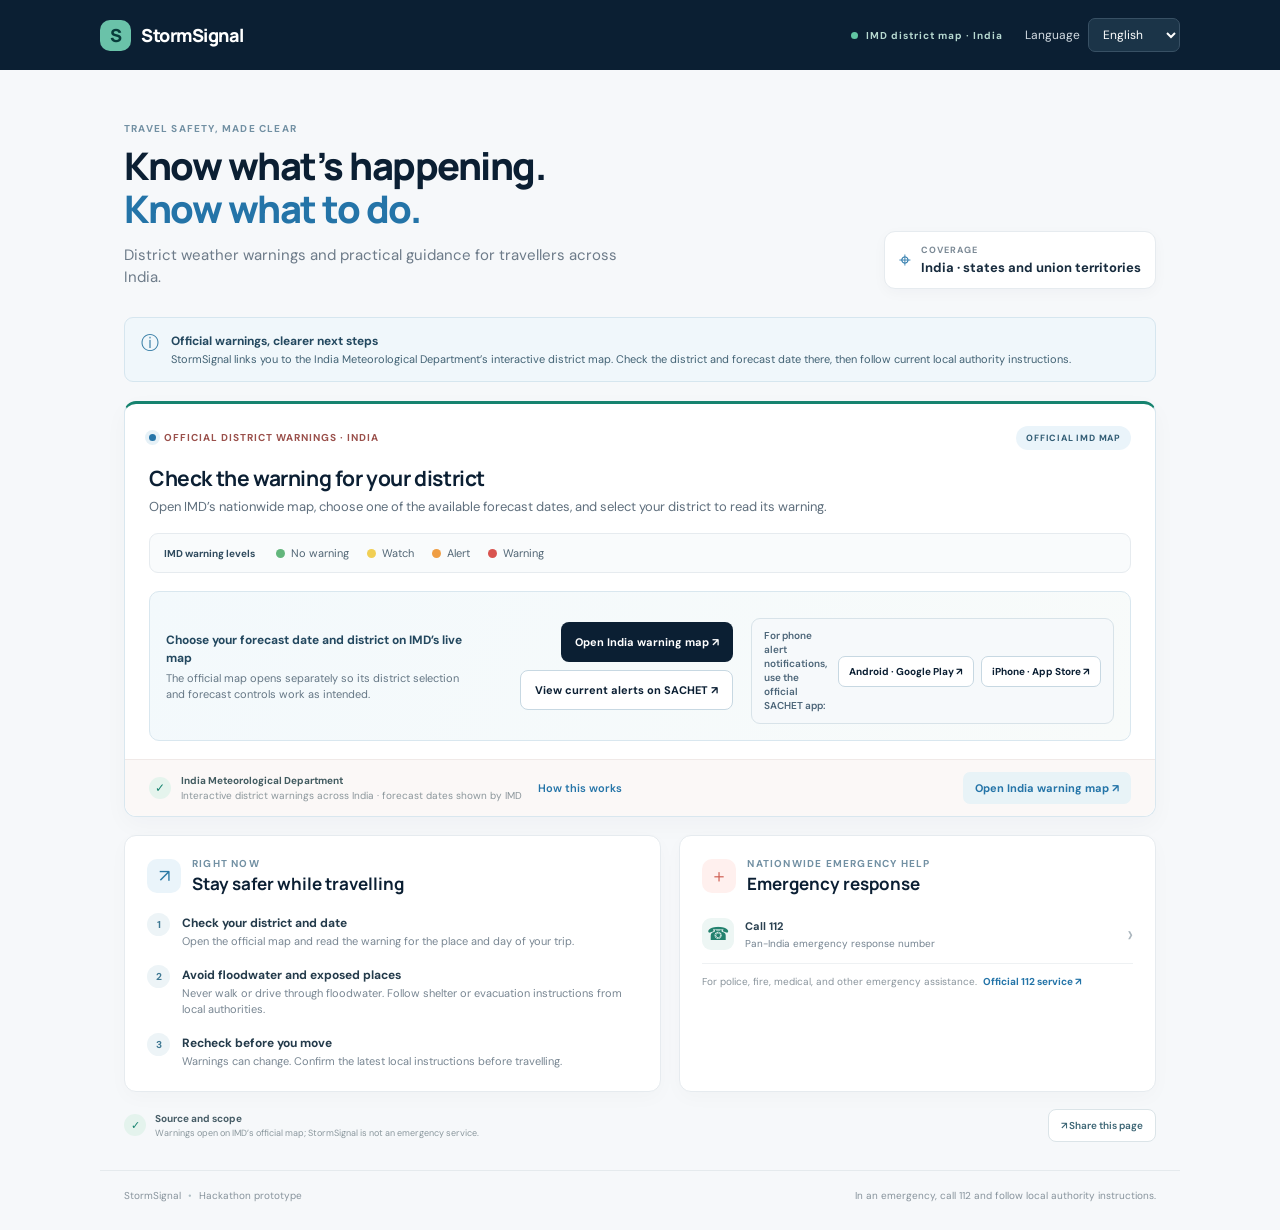
<file: index.html>
<!doctype html>
<html lang="en-IN">
<head>
  <meta charset="utf-8" />
  <meta name="viewport" content="width=device-width, initial-scale=1" />
  <meta name="theme-color" content="#0b1f33" />
  <meta name="description" content="India-wide district weather warnings from IMD, with practical travel safety guidance in 18 languages." />
  <link rel="manifest" href="manifest.webmanifest" />
  <link rel="icon" href="icons/icon-192.png" type="image/png" />
  <title>StormSignal — India travel safety</title>
  <link rel="stylesheet" href="styles.css?v=10" />
</head>
<body>
  <header class="topbar">
    <a class="brand" href="#top" aria-label="StormSignal home"><span class="brand-mark">S</span><span>StormSignal</span></a>
    <div class="top-actions"><span class="demo-badge"><i></i><span data-i18n="status">IMD district map · India</span></span><button class="install-button" id="installApp" data-i18n="installApp" hidden>Install app</button><label class="language"><span data-i18n="languageLabel">Language</span> <select id="language" data-i18n-aria="languageLabel" aria-label="Choose language">
      <option value="en">English</option><option value="hi">हिन्दी</option><option value="bn">বাংলা</option><option value="te">తెలుగు</option><option value="mr">मराठी</option><option value="ta">தமிழ்</option><option value="gu">ગુજરાતી</option><option value="kn">ಕನ್ನಡ</option><option value="ml">മലയാളം</option><option value="pa">ਪੰਜਾਬੀ</option><option value="or">ଓଡ଼ିଆ</option><option value="as">অসমীয়া</option><option value="ur">اردو</option><option value="fr">Français</option><option value="es">Español</option><option value="de">Deutsch</option><option value="zh">简体中文</option><option value="ja">日本語</option>
    </select></label></div>
  </header>
  <main id="top">
    <section class="welcome">
      <div><p class="eyebrow" data-i18n="eyebrow">TRAVEL SAFETY, MADE CLEAR</p><h1 data-i18n="title">Know what’s happening.<br><em>Know what to do.</em></h1><p class="intro" data-i18n="intro">District weather warnings and practical guidance for travellers across India.</p></div>
      <div class="location-pill"><span class="pin">⌖</span><div><small data-i18n="coverageLabel">COVERAGE</small><strong data-i18n="coverage">India · states and union territories</strong></div></div>
    </section>

    <section class="notice" role="note"><span class="notice-icon">ⓘ</span><div><strong data-i18n="noticeTitle">Official warnings, clearer next steps</strong><p data-i18n="noticeText">StormSignal links you to the India Meteorological Department’s interactive district map. Check the district and forecast date there, then follow current local authority instructions.</p></div></section>

    <section class="alert-card national-card" aria-labelledby="alertTitle">
      <div class="alert-head"><div class="alert-label"><span class="pulse"></span><span data-i18n="alertLabel">OFFICIAL DISTRICT WARNINGS · INDIA</span></div><span class="severity" data-i18n="liveSourceTag">OFFICIAL IMD MAP</span></div>
      <h2 id="alertTitle" data-i18n="mapTitle">Check the warning for your district</h2>
      <p class="alert-summary" data-i18n="mapText">Open IMD’s nationwide map, choose one of the available forecast dates, and select your district to read its warning.</p>
      <div class="map-legend" data-i18n-aria="legendTitle" aria-label="Warning levels"><strong data-i18n="legendTitle">IMD warning levels</strong><span><i class="legend-dot none"></i><span data-i18n="noWarning">No warning</span></span><span><i class="legend-dot watch"></i><span data-i18n="watch">Watch</span></span><span><i class="legend-dot alert"></i><span data-i18n="alert">Alert</span></span><span><i class="legend-dot warning"></i><span data-i18n="warning">Warning</span></span></div>
      <div class="map-launch-panel"><div><strong data-i18n="mapLaunchTitle">Choose your forecast date and district on IMD’s live map</strong><p data-i18n="mapLaunchText">The official map opens separately so its district selection and forecast controls work as intended.</p></div><div class="map-launch-actions"><a class="map-launch" href="https://mausam.imd.gov.in/responsive/districtWiseWarningGIS.php" target="_blank" rel="noopener" data-i18n="openMap">Open India warning map ↗</a><a class="map-launch map-launch-secondary" href="https://sachet.ndma.gov.in/" target="_blank" rel="noopener noreferrer" data-i18n="openSachet">View current alerts on SACHET ↗</a></div><div class="sachet-app-prompt"><p data-i18n="sachetAppHint">For phone alert notifications, use the official SACHET app:</p><div class="sachet-store-links"><a href="https://play.google.com/store/apps/details?id=com.cdotindia.capsachet" target="_blank" rel="noopener noreferrer">Android · Google Play ↗</a><a href="https://apps.apple.com/in/app/sachet/id6443882278" target="_blank" rel="noopener noreferrer">iPhone · App Store ↗</a></div></div></div>
      <div class="source"><span class="source-icon">✓</span><div><strong data-i18n="sourceName">India Meteorological Department</strong><small data-i18n="sourceDetail">Interactive district warnings across India · forecast dates shown by IMD</small></div><button class="text-button" id="aboutButton" data-i18n="aboutLink">How this works</button><a class="text-button primary-link" href="https://mausam.imd.gov.in/responsive/districtWiseWarningGIS.php" target="_blank" rel="noopener" data-i18n="openMap">Open India warning map ↗</a></div>
    </section>

    <section class="guidance-grid">
      <article class="panel guidance"><div class="section-title"><span class="round-icon blue">↗</span><div><p class="eyebrow" data-i18n="rightNow">RIGHT NOW</p><h2 data-i18n="stepsTitle">Stay safer while travelling</h2></div></div>
        <ol class="steps"><li><span>1</span><div><strong data-i18n="step1Title">Check your district and date</strong><p data-i18n="step1Text">Open the official map and read the warning for the place and day of your trip.</p></div></li><li><span>2</span><div><strong data-i18n="step2Title">Avoid floodwater and exposed places</strong><p data-i18n="step2Text">Never walk or drive through floodwater. Follow shelter or evacuation instructions from local authorities.</p></div></li><li><span>3</span><div><strong data-i18n="step3Title">Recheck before you move</strong><p data-i18n="step3Text">Warnings can change. Confirm the latest local instructions before travelling.</p></div></li></ol>
      </article>
      <article class="panel help"><div class="section-title"><span class="round-icon coral">＋</span><div><p class="eyebrow" data-i18n="nearbyHelp">NATIONWIDE EMERGENCY HELP</p><h2 data-i18n="helpTitle">Emergency response</h2></div></div>
        <a class="contact-row" href="tel:112"><span class="place-icon">☎</span><span><strong data-i18n="emergencyNumber">Call 112</strong><small data-i18n="emergencyDetail">Pan-India emergency response number</small></span><span class="arrow">›</span></a>
        <div class="help-foot"><span data-i18n="helpNote">For police, fire, medical, and other emergency assistance.</span> <a href="https://112.gov.in/" target="_blank" rel="noopener" data-i18n="verifyNumbers">Official 112 service ↗</a></div>
      </article>
    </section>

    <section class="bottom-row"><div class="last-update"><span class="checkmark">✓</span><span><strong data-i18n="infoStatus">Source and scope</strong><small data-i18n="scopeText">Warnings open on IMD’s official map; StormSignal is not an emergency service.</small></span></div><button class="report-button" id="shareDemo">↗ <span data-i18n="shareDemo">Share this page</span></button></section>
  </main>
  <footer><span>StormSignal <span class="footer-dot">•</span> Hackathon prototype</span><span data-i18n="footer">In an emergency, call 112 and follow local authority instructions.</span></footer>
  <dialog id="dialog"><button class="close" aria-label="Close">×</button><p class="eyebrow" data-i18n="aboutLabel">ABOUT THIS SERVICE</p><h2 id="dialogTitle" data-i18n="aboutTitle">Clear information. Clear source.</h2><p id="dialogBody" data-i18n="aboutBody">StormSignal covers India by opening IMD’s public district-wise warning map. The map provides the official warning and forecast date for the district selected there. This prototype does not provide automatic location tracking, street-level conditions, shelters, evacuation routes, or rescue dispatch.</p><button class="primary close-action" data-i18n="gotIt">Got it</button></dialog>
  <script src="app.js?v=12"></script>
</body>
</html>
</file>
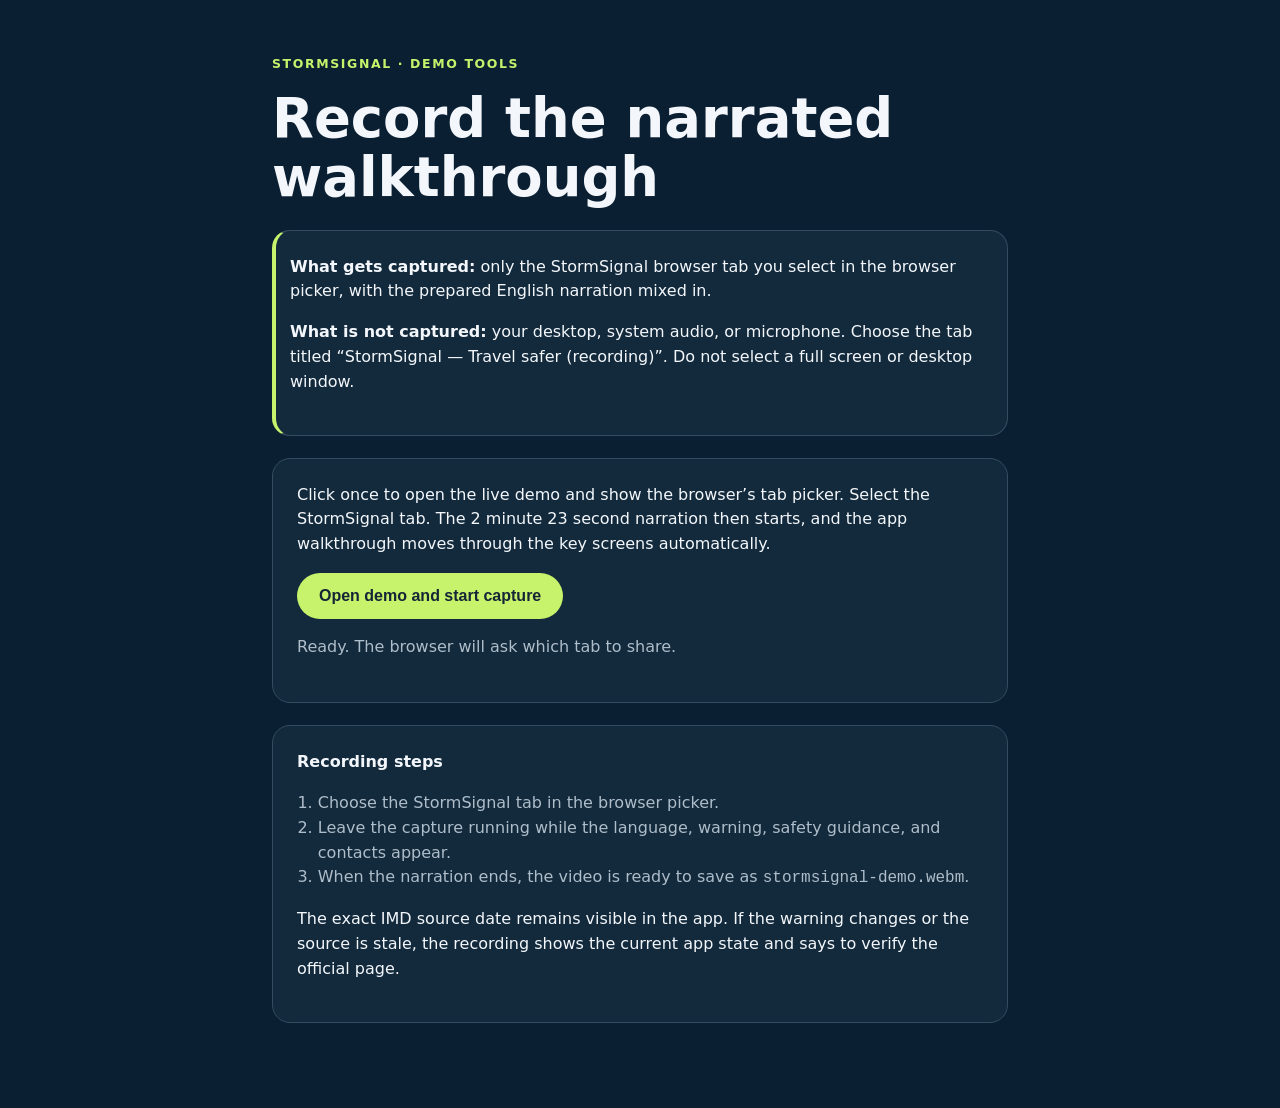
<file: demo/recorder.html>
<!doctype html>
<html lang="en">
<head>
  <meta charset="utf-8">
  <meta name="viewport" content="width=device-width, initial-scale=1">
  <meta name="theme-color" content="#0b1f33">
  <title>StormSignal walkthrough recorder</title>
  <style>
    :root{color-scheme:dark;--ink:#f3f7fb;--muted:#aebdca;--line:#354b5f;--accent:#c6f36b;--panel:#132a3c}
    *{box-sizing:border-box}body{margin:0;background:#0b1f33;color:var(--ink);font:16px/1.55 system-ui,-apple-system,"Segoe UI",sans-serif}
    main{max-width:780px;margin:0 auto;padding:42px 22px 64px}a{color:var(--accent)}h1{font-size:clamp(2rem,5vw,3.4rem);line-height:1.08;margin:.3em 0}.eyebrow{color:var(--accent);font-size:.78rem;font-weight:750;letter-spacing:.13em;text-transform:uppercase}
    .panel{background:var(--panel);border:1px solid var(--line);border-radius:18px;padding:24px;margin:22px 0}.panel p:first-child{margin-top:0}.notice{border-left:4px solid var(--accent);padding-left:14px}.button{border:0;border-radius:999px;padding:14px 22px;background:var(--accent);color:#142536;font-size:1rem;font-weight:750;cursor:pointer}.button:disabled{opacity:.55;cursor:wait}.status{color:var(--muted);min-height:1.7em}.preview{width:100%;margin-top:22px;border:1px solid var(--line);border-radius:14px;background:#000}.steps{padding-left:1.3rem;color:var(--muted)}.steps strong{color:var(--ink)}
    .visually-hidden{position:absolute;width:1px;height:1px;overflow:hidden;clip:rect(0,0,0,0);white-space:nowrap}
  </style>
</head>
<body>
  <main>
    <p class="eyebrow">StormSignal · demo tools</p>
    <h1>Record the narrated walkthrough</h1>
    <section class="panel notice" aria-label="Capture scope">
      <p><strong>What gets captured:</strong> only the StormSignal browser tab you select in the browser picker, with the prepared English narration mixed in.</p>
      <p><strong>What is not captured:</strong> your desktop, system audio, or microphone. Choose the tab titled “StormSignal — Travel safer (recording)”. Do not select a full screen or desktop window.</p>
    </section>
    <section class="panel">
      <p>Click once to open the live demo and show the browser’s tab picker. Select the StormSignal tab. The 2 minute 23 second narration then starts, and the app walkthrough moves through the key screens automatically.</p>
      <button class="button" id="start">Open demo and start capture</button>
      <p class="status" id="status" role="status" aria-live="polite">Ready. The browser will ask which tab to share.</p>
      <video class="preview" id="preview" controls playsinline hidden></video>
      <a id="download" class="visually-hidden" download="stormsignal-demo.webm">Download walkthrough</a>
    </section>
    <section class="panel">
      <p><strong>Recording steps</strong></p>
      <ol class="steps">
        <li>Choose the StormSignal tab in the browser picker.</li>
        <li>Leave the capture running while the language, warning, safety guidance, and contacts appear.</li>
        <li>When the narration ends, the video is ready to save as <code>stormsignal-demo.webm</code>.</li>
      </ol>
      <p>The exact IMD source date remains visible in the app. If the warning changes or the source is stale, the recording shows the current app state and says to verify the official page.</p>
    </section>
  </main>
  <audio id="narration" preload="auto" src="stormsignal-narration-16k.mp3"></audio>
  <script>
    const button=document.querySelector('#start');
    const status=document.querySelector('#status');
    const audio=document.querySelector('#narration');
    const preview=document.querySelector('#preview');
    const download=document.querySelector('#download');
    const appUrl=new URL('../',location.href).href;
    const wait=ms=>new Promise(resolve=>setTimeout(resolve,ms));
    const state=(message)=>{status.textContent=message};

    async function record(){
      button.disabled=true;
      let demo;
      let screen;
      try{
        demo=window.open(appUrl,'stormsignal-walkthrough-live-demo');
        if(!demo) throw new Error('The browser blocked the demo tab. Allow this recorder tab to open StormSignal, then try again.');
        const titleTimer=setInterval(()=>{try{if(demo.document?.readyState==='complete'){demo.document.title='StormSignal — Travel safer (recording)';clearInterval(titleTimer)}}catch{}},250);
        screen=await navigator.mediaDevices.getDisplayMedia({
          video:{displaySurface:'browser',frameRate:{ideal:24,max:30}},audio:false,
          selfBrowserSurface:'exclude',systemAudio:'exclude',monitorTypeSurfaces:'exclude',surfaceSwitching:'exclude'
        });
        const videoTrack=screen.getVideoTracks()[0];
        const surface=videoTrack?.getSettings?.().displaySurface;
        if(surface&&surface!=='browser'){
          screen.getTracks().forEach(t=>t.stop());
          throw new Error('Please choose the StormSignal browser tab, not a window or full screen.');
        }
        state('Recording the selected browser tab with the prepared narration.');
        const audioStream=audio.captureStream();
        const stream=new MediaStream([...screen.getVideoTracks(),...audioStream.getAudioTracks()]);
        const mime=MediaRecorder.isTypeSupported('video/webm;codecs=vp8,opus')?'video/webm;codecs=vp8,opus':'video/webm';
        const recorder=new MediaRecorder(stream,{mimeType:mime,videoBitsPerSecond:2200000,audioBitsPerSecond:96000});
        const chunks=[];
        recorder.ondataavailable=e=>{if(e.data.size)chunks.push(e.data)};
        recorder.onerror=e=>state('The browser could not record this tab: '+(e.error?.message||'unknown error'));
        recorder.onstop=()=>{
          const blob=new Blob(chunks,{type:'video/webm'});
          const url=URL.createObjectURL(blob);
          download.href=url;
          download.click();
          preview.src=url;preview.hidden=false;
          state(`Recording ready (${(blob.size/1024/1024).toFixed(1)} MB). Save stormsignal-demo.webm.`);
          button.disabled=false;button.textContent='Record again';
          screen.getTracks().forEach(t=>t.stop());audioStream.getTracks().forEach(t=>t.stop());
        };
        recorder.start(1000);
        await audio.play();
        const action=async(fn)=>{try{if(demo&&!demo.closed&&demo.document?.readyState==='complete')fn(demo.document)}catch{}};
        const at=async(ms,fn)=>{await wait(ms);await action(fn)};
        const scrollTo=(selector)=>{const el=demo.document.querySelector(selector);el?.scrollIntoView({behavior:'smooth',block:'center'})};
        at(15500,()=>{demo.document.querySelector('#language')?.dispatchEvent(new Event('focus'));const el=demo.document.querySelector('#language');if(el){el.value='ta';el.dispatchEvent(new Event('change',{bubbles:true}))}});
        at(20500,()=>{const el=demo.document.querySelector('#language');if(el){el.value='hi';el.dispatchEvent(new Event('change',{bubbles:true}))}});
        at(25500,()=>{const el=demo.document.querySelector('#language');if(el){el.value='en';el.dispatchEvent(new Event('change',{bubbles:true}))}});
        at(31000,()=>scrollTo('.alert-card'));
        at(53000,()=>demo.document.querySelector('#sourceInfo')?.click());
        at(65000,()=>demo.document.querySelector('#dialog .close')?.click());
        at(66000,()=>scrollTo('.alert-card'));
        at(81000,()=>scrollTo('.guidance'));
        at(100000,()=>scrollTo('.bottom-row'));
        at(113000,()=>scrollTo('.help'));
        at(131000,()=>scrollTo('#top'));
        audio.onended=()=>{state('Narration finished. Finalizing your walkthrough video.');recorder.stop()};
      }catch(error){
        state(error?.message||'Capture could not start. Close this picker and try again.');
        button.disabled=false;
        screen?.getTracks().forEach(t=>t.stop());
        if(demo&&!demo.closed)demo.close();
      }
    }
    button.addEventListener('click',record);
  </script>
</body>
</html>
</file>
<file: styles.css>
@import url('https://fonts.googleapis.com/css2?family=DM+Sans:wght@400;500;600;700&family=Manrope:wght@400;500;600;700;800&display=swap');

:root {
  --navy:#0b1f33;
  --ink:#172b3d;
  --muted:#6d7b89;
  --line:#e6ebef;
  --paper:#f6f8fa;
  --blue:#2474a8;
  --pale:#eaf4fa;
  --red:#c64c46;
  --coral:#fff1ef;
  --green:#16836f
}
* {
  box-sizing:border-box
}
body {
  margin:0;
  background:var(--paper);
  color:var(--ink);
  font-family:'DM Sans',sans-serif;
  font-size:14px
}
.topbar {
  height:70px;
  background:var(--navy);
  color:#fff;
  display:flex;
  align-items:center;
  justify-content:space-between;
  padding:0 max(calc((100% - 1080px)/2),24px)
}
.brand {
  display:flex;
  align-items:center;
  gap:10px;
  color:white;
  text-decoration:none;
  font:800 18px Manrope,sans-serif;
  letter-spacing:-.5px
}
.brand-mark {
  width:31px;
  height:31px;
  display:grid;
  place-items:center;
  border-radius:10px;
  background:#6ac2a9;
  color:#083b3b;
  font-weight:800
}
.top-actions {
  display:flex;
  align-items:center;
  gap:22px
}
.demo-badge {
  display:flex;
  align-items:center;
  gap:8px;
  color:#b7d9d1;
  font-size:10px;
  font-weight:700;
  letter-spacing:1px
}
.demo-badge i,.pulse {
  width:7px;
  height:7px;
  background:#61c5a3;
  border-radius:50%;
  display:inline-block
}
.language {
  display:flex;
  gap:8px;
  align-items:center;
  font-size:12px;
  color:#d4dce3
}
.language select {
  background:#1b3448;
  color:#fff;
  border:1px solid #385064;
  padding:7px 10px;
  border-radius:7px;
  font:inherit
}
.install-button {
  padding:7px 10px;
  border:1px solid #69b9a4;
  border-radius:7px;
  background:#6ac2a9;
  color:#083b3b;
  font:700 11px 'DM Sans',sans-serif;
  cursor:pointer
}
.install-button[hidden] {display:none}
.main,main {
  max-width:1080px;
  margin:auto;
  padding:52px 24px 24px
}
.welcome {
  display:flex;
  align-items:flex-end;
  justify-content:space-between;
  gap:24px;
  margin-bottom:28px
}
.eyebrow {
  font-size:10px;
  font-weight:700;
  letter-spacing:1.2px;
  color:#7290a3;
  margin:0 0 9px
}
.welcome h1 {
  font:800 38px/1.14 Manrope,sans-serif;
  letter-spacing:-1.5px;
  margin:0;
  color:var(--navy)
}
h1 em {
  font-style:normal;
  color:var(--blue)
}
.intro {
  font-size:15px;
  color:var(--muted);
  margin:13px 0 0;
  max-width:510px;
  line-height:1.5
}
.location-pill {
  background:white;
  border:1px solid var(--line);
  border-radius:11px;
  padding:12px 14px;
  display:flex;
  align-items:center;
  gap:10px;
  min-width:250px;
  box-shadow:0 4px 14px #11283a08
}
.pin {
  font-size:21px;
  color:var(--blue)
}
.location-pill small {
  display:block;
  font-size:9px;
  color:#7b8995;
  letter-spacing:1px;
  font-weight:700
}
.location-pill strong {
  display:block;
  font-size:13px;
  margin-top:3px
}
.location-pill button {
  margin-left:auto;
  border:0;
  background:none;
  color:var(--blue);
  font-weight:700;
  font:inherit;
  font-size:11px;
  cursor:pointer
}
.notice {
  display:flex;
  gap:12px;
  padding:13px 16px;
  border:1px solid #d6e6ef;
  background:#f0f7fb;
  border-radius:9px;
  margin-bottom:19px;
  color:#426274
}
.notice-icon {
  color:#367da5;
  font-size:18px
}
.notice strong {
  font-size:12px;
  color:#23485f
}
.notice p {
  font-size:11px;
  line-height:1.45;
  margin:3px 0 0
}
.alert-card {
  background:#fff;
  border:1px solid #d9e7ef;
  border-top:3px solid var(--blue);
  border-radius:12px;
  padding:22px 24px 0;
  box-shadow:0 8px 24px #11283a08
}
.alert-card.is-clear {
  border-color:#d7e9e1;
  border-top-color:var(--green)
}
.alert-card.is-stale {
  border-color:#e4e8eb;
  border-top-color:#7b8791
}
.alert-head {
  display:flex;
  align-items:center;
  justify-content:space-between
}
.alert-label {
  display:flex;
  align-items:center;
  gap:8px;
  font-size:10px;
  font-weight:700;
  letter-spacing:1px;
  color:#9a504b
}
.pulse {
  background:var(--blue);
  box-shadow:0 0 0 4px #e6f1f7
}
.severity {
  font-size:9px;
  letter-spacing:.8px;
  color:#315c74;
  background:#eaf4fa;
  border-radius:20px;
  padding:6px 10px;
  font-weight:700
}
.is-clear .severity {
  color:#176e5e;
  background:#e5f4ed
}
.is-stale .severity {
  color:#58656f;
  background:#eef1f3
}
.alert-card h2 {
  font:700 21px Manrope,sans-serif;
  color:var(--navy);
  margin:14px 0 5px;
  letter-spacing:-.4px
}
.alert-summary {
  font-size:13px;
  color:#5f6f7d;
  margin:0;
  line-height:1.5
}
.alert-meta {
  display:flex;
  gap:27px;
  margin:17px 0 18px;
  color:#6e8090;
  font-size:11px
}
.alert-meta b {
  font-weight:600;
  color:#435768;
  margin-left:4px
}
.source {
  margin:0 -24px;
  padding:12px 24px;
  background:#fbf8f7;
  border-top:1px solid #f0e9e7;
  display:flex;
  align-items:center;
  gap:10px;
  border-radius:0 0 12px 12px
}
.source-wording {
  display:grid;
  gap:4px;
  margin:15px 0 0;
  padding:10px 12px;
  border:1px solid var(--line);
  border-radius:8px;
  background:#f9fbfc;
  color:#425768;
  font-size:11px;
  line-height:1.45
}
.source-wording strong {
  color:#567080;
  font-size:9px;
  letter-spacing:.7px;
  text-transform:uppercase
}
.source-wording span {
  overflow-wrap:anywhere
}
.source-icon {
  width:22px;
  height:22px;
  background:#e5f4ed;
  color:var(--green);
  border-radius:50%;
  display:grid;
  place-items:center;
  font-size:12px
}
.source strong,.source small {
  display:block
}
.source strong {
  font-size:10px;
  color:#425b60
}
.source small {
  font-size:10px;
  color:#8b969b;
  margin-top:2px
}
.text-button {
  margin-left:auto;
  color:var(--blue);
  background:none;
  border:0;
  font:600 11px 'DM Sans';
  cursor:pointer
}
.guidance-grid {
  display:grid;
  grid-template-columns:1.06fr .94fr;
  gap:18px;
  margin-top:18px
}
.panel {
  background:#fff;
  border:1px solid var(--line);
  border-radius:12px;
  padding:21px 22px;
  box-shadow:0 6px 20px #11283a06
}
.section-title {
  display:flex;
  align-items:center;
  gap:11px;
  margin-bottom:18px
}
.section-title .eyebrow {
  margin-bottom:2px
}
.section-title h2 {
  font:700 17px Manrope,sans-serif;
  color:var(--navy);
  margin:0
}
.round-icon {
  width:34px;
  height:34px;
  border-radius:10px;
  display:grid;
  place-items:center;
  font-size:18px
}
.blue {
  color:#2978a4;
  background:#eaf4fa
}
.coral {
  color:#ce5c50;
  background:#fff0ee
}
.steps {
  list-style:none;
  margin:0;
  padding:0
}
.steps li {
  display:flex;
  gap:12px;
  margin:0 0 15px
}
.steps li:last-child {
  margin-bottom:0
}
.steps li>span {
  width:23px;
  height:23px;
  border-radius:50%;
  display:grid;
  place-items:center;
  background:#edf4f7;
  color:#3e7893;
  font-size:10px;
  font-weight:700;
  flex:none
}
.steps strong {
  font-size:12px;
  color:#243b4b
}
.steps p {
  font-size:11px;
  line-height:1.45;
  color:#788692;
  margin:3px 0 0
}
.help .section-title {
  margin-bottom:10px
}
.help .section-title .text-button {
  font-size:10px
}
.place {
  display:flex;
  align-items:center;
  gap:11px;
  padding:12px 0;
  border-bottom:1px solid #eef1f3
}
.place-icon {
  width:32px;
  height:32px;
  display:grid;
  place-items:center;
  border-radius:9px;
  background:#edf6f4;
  color:#23816e;
  font-size:18px;
  flex:none
}
.place strong {
  font-size:11px;
  color:#2a4050
}
.place p {
  font-size:10px;
  color:#748390;
  margin:3px 0
}
.place small {
  font-size:9px;
  color:#a17b56
}
.arrow {
  margin-left:auto;
  font-size:23px;
  color:#aab5bd
}
.help-foot {
  font-size:10px;
  line-height:1.4;
  color:#89949c;
  margin-top:11px
}
.bottom-row {
  display:flex;
  align-items:center;
  justify-content:space-between;
  margin:17px 0 4px
}
.last-update {
  display:flex;
  gap:9px;
  align-items:center
}
.checkmark {
  height:22px;
  width:22px;
  border-radius:50%;
  display:grid;
  place-items:center;
  background:#e4f3ed;
  color:var(--green);
  font-size:11px
}
.last-update strong,.last-update small {
  display:block
}
.last-update strong {
  font-size:10px;
  color:#475d67
}
.last-update small {
  font-size:9px;
  color:#8a979d;
  margin-top:2px
}
.report-button {
  background:#fff;
  border:1px solid #dbe4e8;
  border-radius:8px;
  padding:9px 12px;
  color:#3c6574;
  font:600 10px 'DM Sans';
  cursor:pointer
}
footer {
  max-width:1080px;
  margin:auto;
  padding:18px 24px 28px;
  border-top:1px solid #e5eaed;
  display:flex;
  justify-content:space-between;
  color:#87939c;
  font-size:10px
}
.footer-dot {
  padding:0 4px;
  color:#b0c0c6
}
dialog {
  width:min(430px,calc(100% - 32px));
  border:0;
  border-radius:14px;
  padding:30px;
  box-shadow:0 25px 90px #08172755;
  color:var(--ink)
}
dialog::backdrop {
  background:#08172788
}
dialog h2 {
  font:700 20px Manrope;
  color:var(--navy);
  margin:0 0 10px
}
dialog p:not(.eyebrow) {
  font-size:13px;
  line-height:1.6;
  color:#697985
}
.close {
  position:absolute;
  right:15px;
  top:12px;
  border:0;
  background:none;
  font-size:22px;
  color:#71818d;
  cursor:pointer
}
.primary {
  background:var(--navy);
  color:#fff;
  border:0;
  border-radius:8px;
  padding:10px 18px;
  font:600 12px 'DM Sans';
  cursor:pointer
}

@media(max-width:700px) {
  .topbar {
  height:62px;
  padding:0 18px
}
}

.national-card {
  border-top-color:#16836f;
}
.map-legend {
  display:flex;
  align-items:center;
  flex-wrap:wrap;
  gap:10px 18px;
  margin:17px 0 18px;
  padding:12px 14px;
  border:1px solid var(--line);
  border-radius:9px;
  background:#f9fbfc;
  color:#526675;
  font-size:11px;
}
.map-legend>strong {
  color:#304b5e;
  font-size:10px;
  margin-right:3px;
}
.map-legend>span {
  display:inline-flex;
  align-items:center;
  gap:6px;
}
.map-launch-panel {
  display:flex;
  align-items:center;
  justify-content:space-between;
  gap:18px;
  margin:0 0 18px;
  padding:16px;
  border:1px solid #d9e7ef;
  border-radius:10px;
  background:linear-gradient(115deg,#f3f9fc,#f8fbfa);
}
.map-launch-panel strong {color:#23485f;font-size:12px}
.map-launch-panel p {margin:4px 0 0;color:#657785;font-size:11px;line-height:1.5}
.map-launch {
  display:inline-flex;
  align-items:center;
  justify-content:center;
  min-height:40px;
  padding:10px 14px;
  border-radius:8px;
  background:var(--navy);
  color:#fff;
  font-size:11px;
  font-weight:700;
  text-align:center;
  text-decoration:none;
  white-space:nowrap;
}
.map-launch:hover {background:#173a56}
.map-launch-actions {display:flex;justify-content:flex-end;flex-wrap:wrap;gap:8px}
.sachet-app-prompt {display:flex;align-items:center;justify-content:space-between;gap:10px;margin-top:10px;padding:10px 12px;border:1px solid #d8e3e9;border-radius:9px;background:#f6f9fb}
.sachet-app-prompt p {margin:0;color:#4c6578;font-size:10px;line-height:1.4;font-weight:600}
.sachet-store-links {display:flex;gap:7px;flex-shrink:0}
.sachet-store-links a {padding:8px 10px;border:1px solid #c7d8e2;border-radius:7px;background:#fff;color:var(--navy);font-size:10px;font-weight:700;text-decoration:none;white-space:nowrap}
.sachet-store-links a:hover {background:#edf5f8}
.map-launch-secondary {background:#fff;color:var(--navy);border:1px solid #c7d8e2}
.map-launch-secondary:hover {background:#edf5f8}
.legend-dot {
  width:9px;
  height:9px;
  border-radius:50%;
  display:inline-block;
}
.legend-dot.none {background:#63b67c}
.legend-dot.watch {background:#f1cf54}
.legend-dot.alert {background:#ef9d43}
.legend-dot.warning {background:#d9534f}
.primary-link {
  padding:9px 12px;
  border-radius:7px;
  background:#e8f3f7;
  font-weight:700;
  white-space:nowrap;
}
@media(max-width:700px) {
  .map-legend {gap:10px 13px}
  .map-legend>strong {width:100%}
  .map-launch-panel {align-items:stretch;flex-direction:column;gap:12px;padding:14px}
  .map-launch-actions {display:grid;grid-template-columns:1fr}
  .sachet-app-prompt {align-items:stretch;flex-direction:column}
  .sachet-store-links a {flex:1;text-align:center}
  .map-launch {white-space:normal}
}
@media(max-width:700px) {
.source #aboutButton {margin-left:32px}
  .source a.primary-link {max-width:none;text-align:center;margin-left:auto}
}
@media(max-width:700px) {
.top-actions {
  gap:10px
}
.demo-badge {
  font-size:8px
}
.language {
  font-size:0
}
.language select {
  font-size:11px
}
.main,main {
  padding:35px 17px 22px
}
.welcome {
  display:block
}
.welcome h1 {
  font-size:32px
}
.intro {
  font-size:13px
}
.location-pill {
  margin-top:18px;
  width:100%
}
.alert-card {
  padding:18px 17px 0
}
.alert-card h2 {
  font-size:18px
}
.alert-summary {
  font-size:12px
}
.alert-meta {
  gap:8px;
  flex-direction:column
}
.source {
  margin:0 -17px;
  padding:12px 17px
}
.source .text-button {
  max-width:90px;
  text-align:right;
  line-height:1.35
}
.guidance-grid {
  grid-template-columns:1fr;
  gap:12px;
  margin-top:12px
}
.panel {
  padding:18px
}
.bottom-row {
  gap:12px;
  align-items:flex-start
}
.report-button {
  max-width:155px;
  line-height:1.35
}
footer {
  padding:16px 17px 22px;
  gap:10px;
  flex-direction:column
}

}


.source-icon {
  flex:none
}
.source a {
  text-decoration:none
}
.source button.text-button {
  margin-left:0;
  white-space:nowrap
}
.source button.text-button:hover,.source a.text-button:hover,.help-foot a:hover {
  text-decoration:underline
}
.contact-row {
  display:flex;
  align-items:center;
  gap:11px;
  padding:13px 0;
  border-bottom:1px solid #eef1f3;
  text-decoration:none;
  color:inherit
}
.contact-row>span:nth-child(2) {
  display:block;
  flex:1
}
.contact-row strong,.contact-row small {
  display:block
}
.contact-row strong {
  font-size:11px;
  color:#2a4050
}
.contact-row small {
  font-size:10px;
  color:#748390;
  margin-top:4px
}
.help-foot a {
  color:var(--blue);
  text-decoration:none;
  font-weight:700;
  margin-left:3px
}
@media(max-width:700px) {
  .source {
  flex-wrap:wrap
}
.source a.text-button {
  margin-left:auto
}
.source button.text-button {
  margin-left:32px
}

}
</file>
